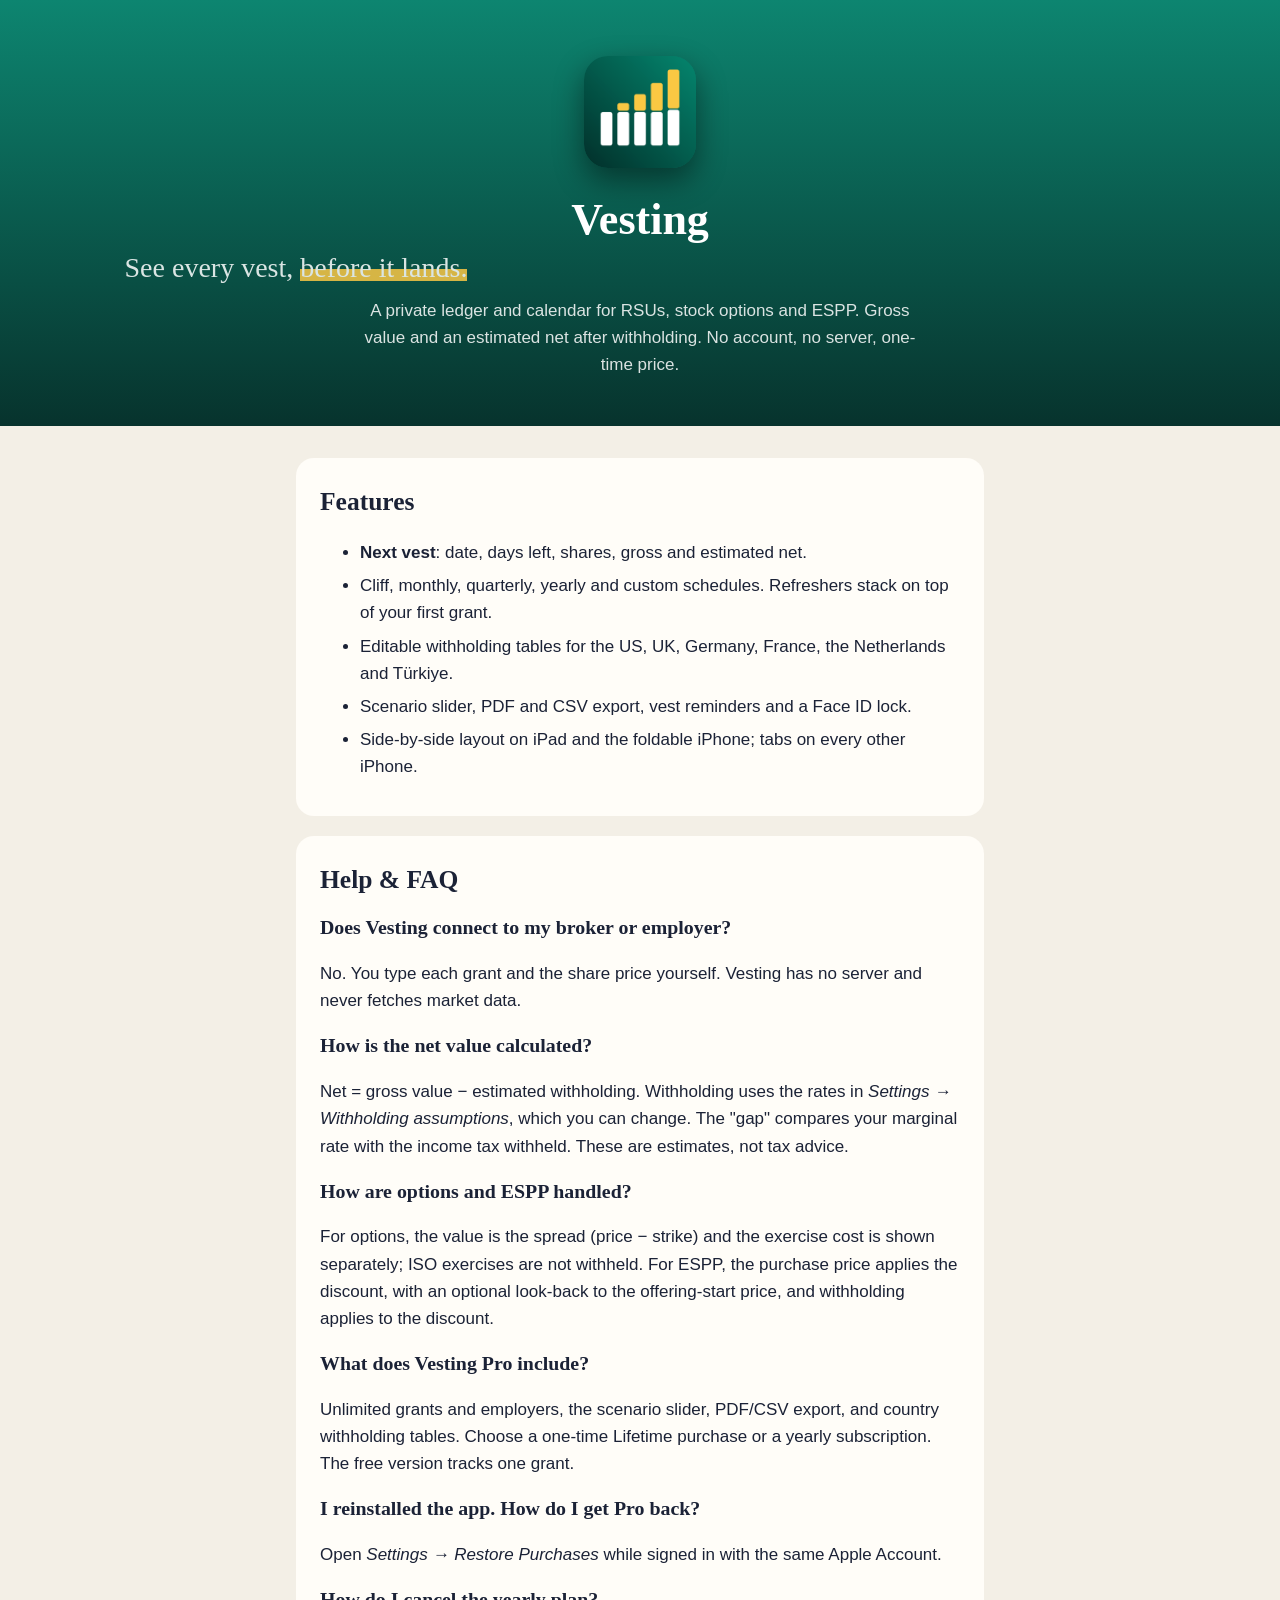
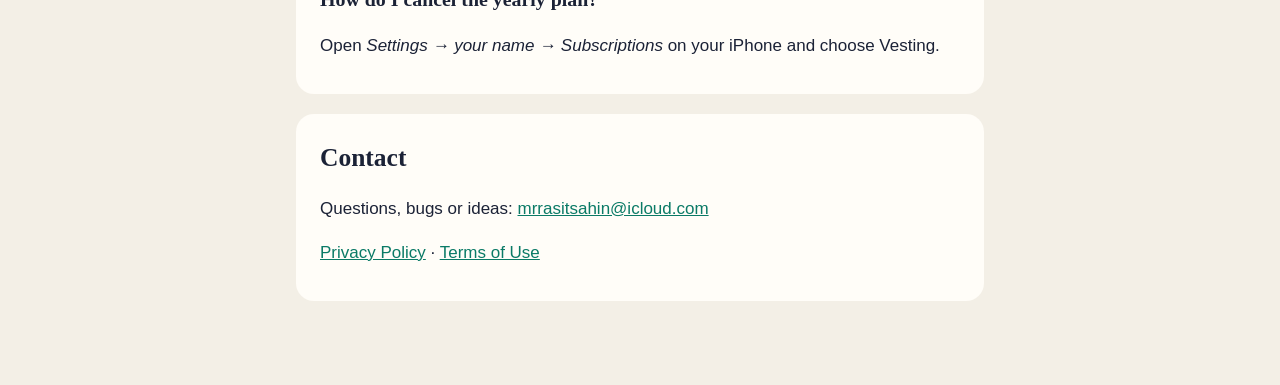
<file: index.html>
<!doctype html>
<html lang="en">
<head>
<meta charset="utf-8">
<meta name="viewport" content="width=device-width, initial-scale=1">
<title>Vesting Support</title>
<meta name="description" content="Track RSUs, stock options and ESPP. See your next vest, the gross value and an estimated net. No account, no server.">
<link rel="stylesheet" href="style.css">
</head>
<body>
<header class="hero">
  <img src="icon.png" alt="" width="112" height="112">
  <h1>Vesting</h1>
  <p class="tagline">See every vest, <mark>before it lands.</mark></p>
  <p>A private ledger and calendar for RSUs, stock options and ESPP. Gross value and an estimated net after withholding. No account, no server, one-time price.</p>
</header>
<main>
  <section>
    <h2>Features</h2>
    <ul>
      <li><strong>Next vest</strong>: date, days left, shares, gross and estimated net.</li>
      <li>Cliff, monthly, quarterly, yearly and custom schedules. Refreshers stack on top of your first grant.</li>
      <li>Editable withholding tables for the US, UK, Germany, France, the Netherlands and Türkiye.</li>
      <li>Scenario slider, PDF and CSV export, vest reminders and a Face ID lock.</li>
      <li>Side-by-side layout on iPad and the foldable iPhone; tabs on every other iPhone.</li>
    </ul>
  </section>

  <section id="faq">
    <h2>Help &amp; FAQ</h2>
    <h3>Does Vesting connect to my broker or employer?</h3>
    <p>No. You type each grant and the share price yourself. Vesting has no server and never fetches market data.</p>
    <h3>How is the net value calculated?</h3>
    <p>Net = gross value − estimated withholding. Withholding uses the rates in <em>Settings → Withholding assumptions</em>, which you can change. The "gap" compares your marginal rate with the income tax withheld. These are estimates, not tax advice.</p>
    <h3>How are options and ESPP handled?</h3>
    <p>For options, the value is the spread (price − strike) and the exercise cost is shown separately; ISO exercises are not withheld. For ESPP, the purchase price applies the discount, with an optional look-back to the offering-start price, and withholding applies to the discount.</p>
    <h3>What does Vesting Pro include?</h3>
    <p>Unlimited grants and employers, the scenario slider, PDF/CSV export, and country withholding tables. Choose a one-time Lifetime purchase or a yearly subscription. The free version tracks one grant.</p>
    <h3>I reinstalled the app. How do I get Pro back?</h3>
    <p>Open <em>Settings → Restore Purchases</em> while signed in with the same Apple Account.</p>
    <h3>How do I cancel the yearly plan?</h3>
    <p>Open <em>Settings → your name → Subscriptions</em> on your iPhone and choose Vesting.</p>
  </section>

  <section>
    <h2>Contact</h2>
    <p>Questions, bugs or ideas: <a href="mailto:mrrasitsahin@icloud.com">mrrasitsahin@icloud.com</a></p>
    <p><a href="privacy">Privacy Policy</a> · <a href="https://www.apple.com/legal/internet-services/itunes/dev/stdeula/">Terms of Use</a></p>
  </section>
</main>
</body>
</html>
</file>
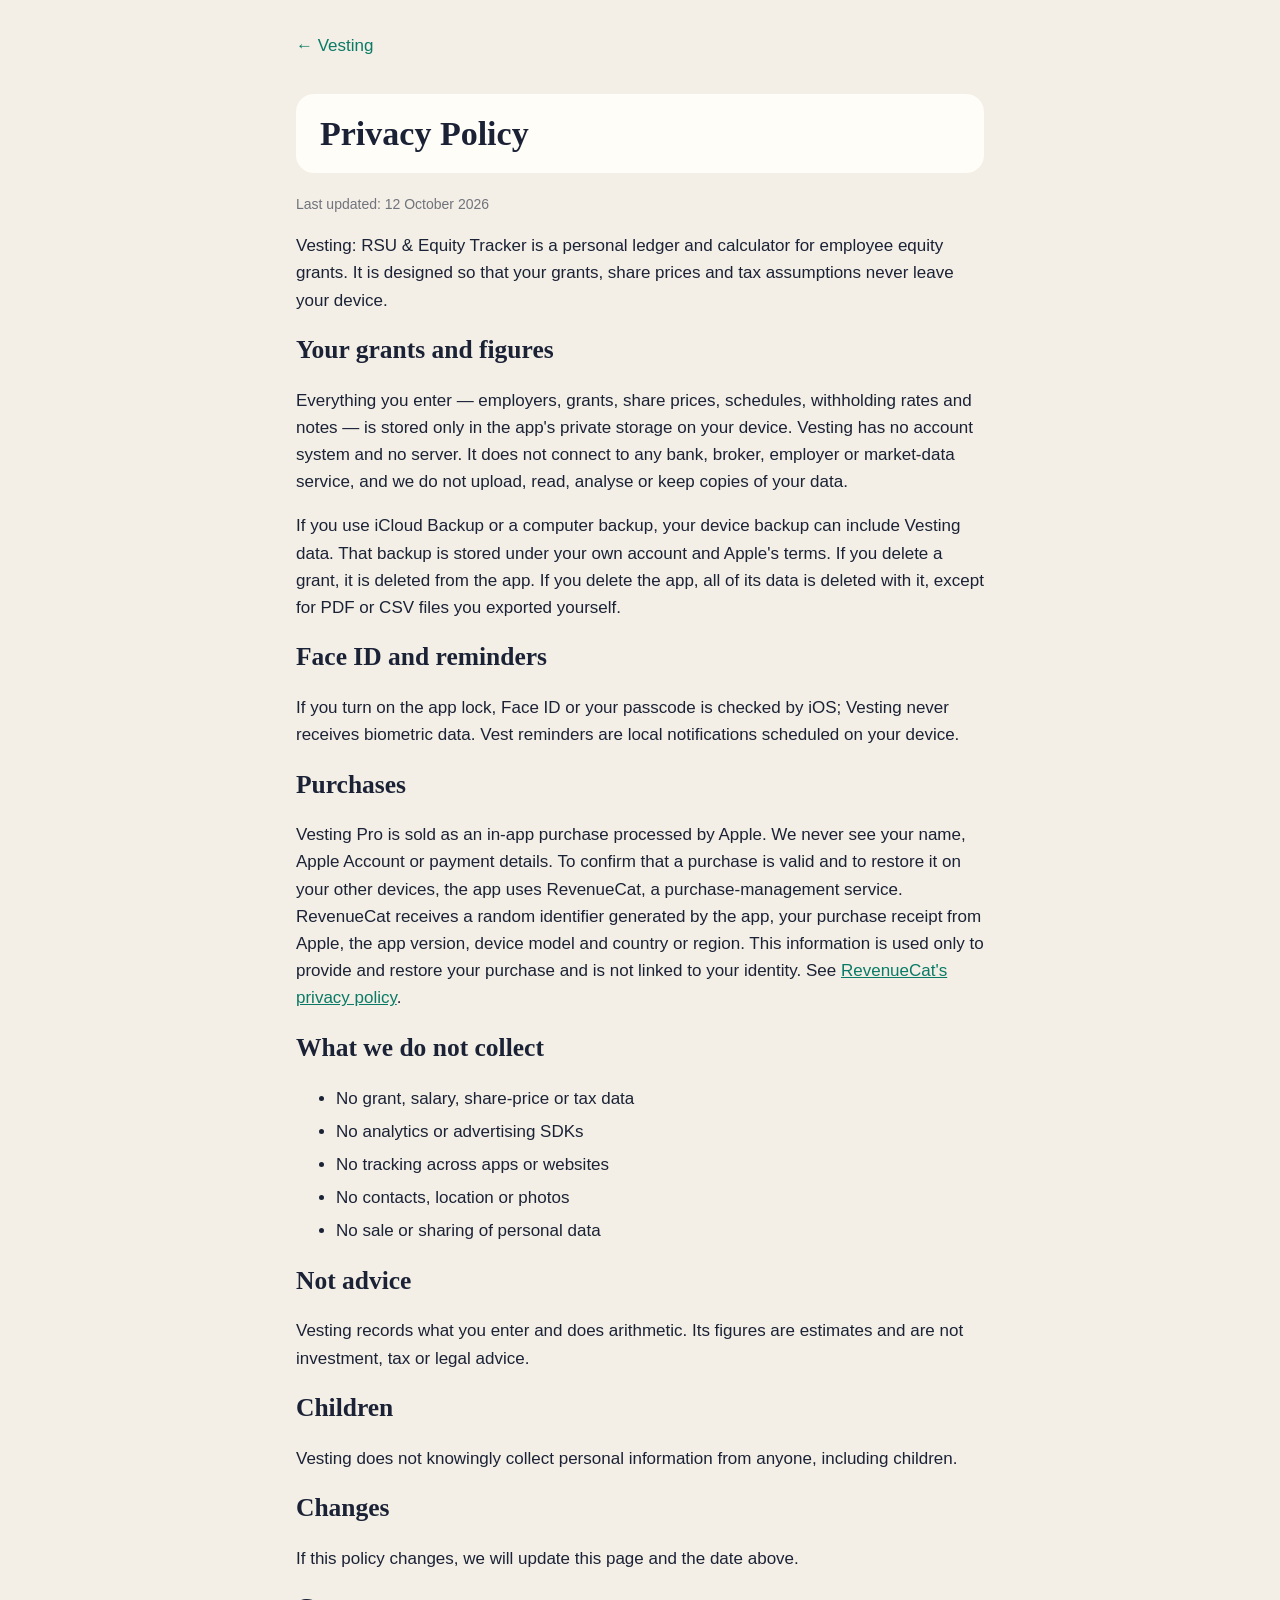
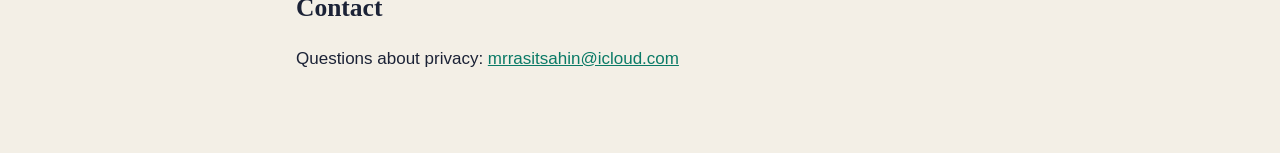
<file: privacy.html>
<!doctype html>
<html lang="en">
<head>
<meta charset="utf-8">
<meta name="viewport" content="width=device-width, initial-scale=1">
<title>Vesting Privacy Policy</title>
<link rel="stylesheet" href="style.css">
</head>
<body>
<main>
  <a class="back" href="./">← Vesting</a>
  <h1>Privacy Policy</h1>
  <p class="meta">Last updated: 12 October 2026</p>

  <p>Vesting: RSU &amp; Equity Tracker is a personal ledger and calculator for employee equity grants. It is designed so that your grants, share prices and tax assumptions never leave your device.</p>

  <h2>Your grants and figures</h2>
  <p>Everything you enter — employers, grants, share prices, schedules, withholding rates and notes — is stored only in the app's private storage on your device. Vesting has no account system and no server. It does not connect to any bank, broker, employer or market-data service, and we do not upload, read, analyse or keep copies of your data.</p>
  <p>If you use iCloud Backup or a computer backup, your device backup can include Vesting data. That backup is stored under your own account and Apple's terms. If you delete a grant, it is deleted from the app. If you delete the app, all of its data is deleted with it, except for PDF or CSV files you exported yourself.</p>

  <h2>Face ID and reminders</h2>
  <p>If you turn on the app lock, Face ID or your passcode is checked by iOS; Vesting never receives biometric data. Vest reminders are local notifications scheduled on your device.</p>

  <h2>Purchases</h2>
  <p>Vesting Pro is sold as an in-app purchase processed by Apple. We never see your name, Apple Account or payment details. To confirm that a purchase is valid and to restore it on your other devices, the app uses RevenueCat, a purchase-management service. RevenueCat receives a random identifier generated by the app, your purchase receipt from Apple, the app version, device model and country or region. This information is used only to provide and restore your purchase and is not linked to your identity. See <a href="https://www.revenuecat.com/privacy">RevenueCat's privacy policy</a>.</p>

  <h2>What we do not collect</h2>
  <ul>
    <li>No grant, salary, share-price or tax data</li>
    <li>No analytics or advertising SDKs</li>
    <li>No tracking across apps or websites</li>
    <li>No contacts, location or photos</li>
    <li>No sale or sharing of personal data</li>
  </ul>

  <h2>Not advice</h2>
  <p>Vesting records what you enter and does arithmetic. Its figures are estimates and are not investment, tax or legal advice.</p>

  <h2>Children</h2>
  <p>Vesting does not knowingly collect personal information from anyone, including children.</p>

  <h2>Changes</h2>
  <p>If this policy changes, we will update this page and the date above.</p>

  <h2>Contact</h2>
  <p>Questions about privacy: <a href="mailto:mrrasitsahin@icloud.com">mrrasitsahin@icloud.com</a></p>
</main>
</body>
</html>
</file>
<file: style.css>
:root {
  --navy: #08332d;
  --ink: #1b2236;
  --paper: #fffdf8;
  --canvas: #f3efe6;
  --marker: #fac745;
  --link: #0a7a66;
}
@media (prefers-color-scheme: dark) {
  :root { --ink: #ece8de; --paper: #171c2a; --canvas: #0d111c; --link: #4ad1b0; }
}
* { box-sizing: border-box; }
body {
  margin: 0;
  background: var(--canvas);
  color: var(--ink);
  font: 17px/1.6 -apple-system, BlinkMacSystemFont, "Segoe UI", Helvetica, Arial, sans-serif;
}
h1, h2, h3, .tagline { font-family: "New York", "Iowan Old Style", Georgia, serif; line-height: 1.2; }
a { color: var(--link); }
mark { background: linear-gradient(transparent 55%, var(--marker) 55%, var(--marker) 92%, transparent 92%); color: inherit; }
.hero {
  background: linear-gradient(#0d8570, #07332d);
  color: #fff;
  text-align: center;
  padding: 56px 16px 48px;
}
.hero img { border-radius: 24px; box-shadow: 0 12px 30px rgba(0,0,0,.45); }
.hero h1 { font-size: 44px; margin: 18px 0 4px; }
.hero .tagline { font-size: 28px; margin: 0 0 12px; }
.hero mark { color: #fff; }
.hero p { max-width: 560px; margin: 0 auto; opacity: .85; }
main { max-width: 720px; margin: 0 auto; padding: 32px 16px 64px; }
section, main > h1 { background: var(--paper); border-radius: 18px; padding: 8px 24px 18px; margin-bottom: 20px; }
main > h1 { padding-top: 20px; }
.back { display: inline-block; margin-bottom: 12px; text-decoration: none; }
.meta { opacity: .6; font-size: 14px; }
li { margin-bottom: 6px; }
</file>
